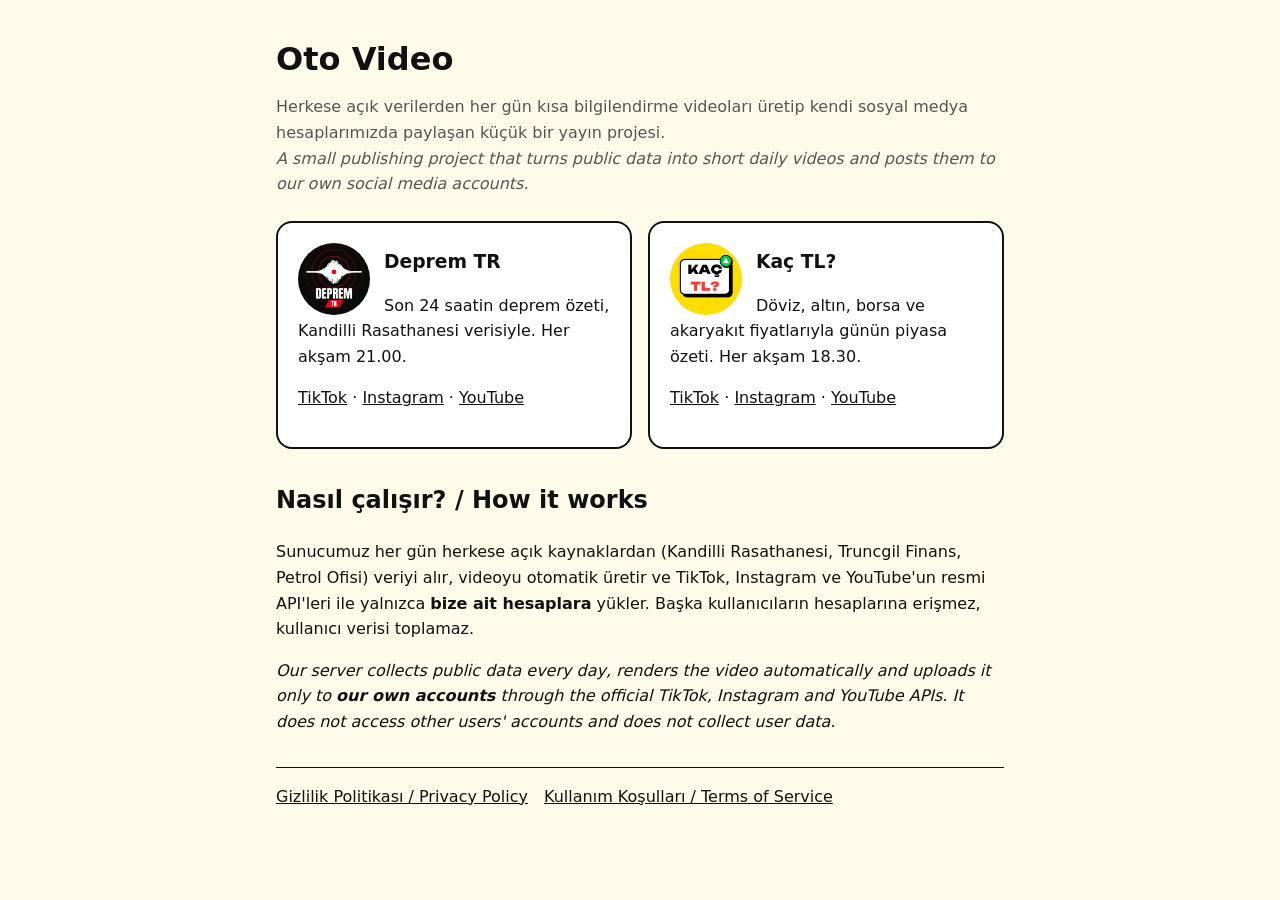
<file: index.html>
<!doctype html>
<html lang="tr">
<head>
<meta charset="utf-8">
<meta name="viewport" content="width=device-width,initial-scale=1">
<title>Oto Video</title>
<meta name="description" content="Deprem TR ve Kaç TL? kanallarının günlük veri videoları.">
<link rel="stylesheet" href="style.css">
</head>
<body><main>
<h1>Oto Video</h1>
<p class="muted">Herkese açık verilerden her gün kısa bilgilendirme videoları üretip kendi sosyal medya hesaplarımızda paylaşan küçük bir yayın projesi.<br>
<i>A small publishing project that turns public data into short daily videos and posts them to our own social media accounts.</i></p>

<div class="cards">
  <div class="card"><img src="deprem.png" alt="Deprem TR logosu">
    <h3>Deprem TR</h3>
    <p>Son 24 saatin deprem özeti, Kandilli Rasathanesi verisiyle. Her akşam 21.00.</p>
    <p><a href="https://www.tiktok.com/@depremtr">TikTok</a> · <a href="https://www.instagram.com/depremtr_">Instagram</a> · <a href="https://www.youtube.com/@deprem-live">YouTube</a></p>
  </div>
  <div class="card"><img src="kactl.png" alt="Kaç TL? logosu">
    <h3>Kaç TL?</h3>
    <p>Döviz, altın, borsa ve akaryakıt fiyatlarıyla günün piyasa özeti. Her akşam 18.30.</p>
    <p><a href="https://www.tiktok.com/@kactl">TikTok</a> · <a href="https://www.instagram.com/kactl_">Instagram</a> · <a href="https://www.youtube.com/@kactl-live">YouTube</a></p>
  </div>
</div>

<h2>Nasıl çalışır? / How it works</h2>
<p>Sunucumuz her gün herkese açık kaynaklardan (Kandilli Rasathanesi, Truncgil Finans, Petrol Ofisi) veriyi alır, videoyu otomatik üretir ve
TikTok, Instagram ve YouTube'un resmi API'leri ile yalnızca <b>bize ait hesaplara</b> yükler. Başka kullanıcıların hesaplarına erişmez, kullanıcı verisi toplamaz.</p>
<p><i>Our server collects public data every day, renders the video automatically and uploads it only to <b>our own accounts</b> through the official
TikTok, Instagram and YouTube APIs. It does not access other users' accounts and does not collect user data.</i></p>

<nav><a href="gizlilik.html">Gizlilik Politikası / Privacy Policy</a><a href="kosullar.html">Kullanım Koşulları / Terms of Service</a></nav>
</main></body>
</html>
</file>
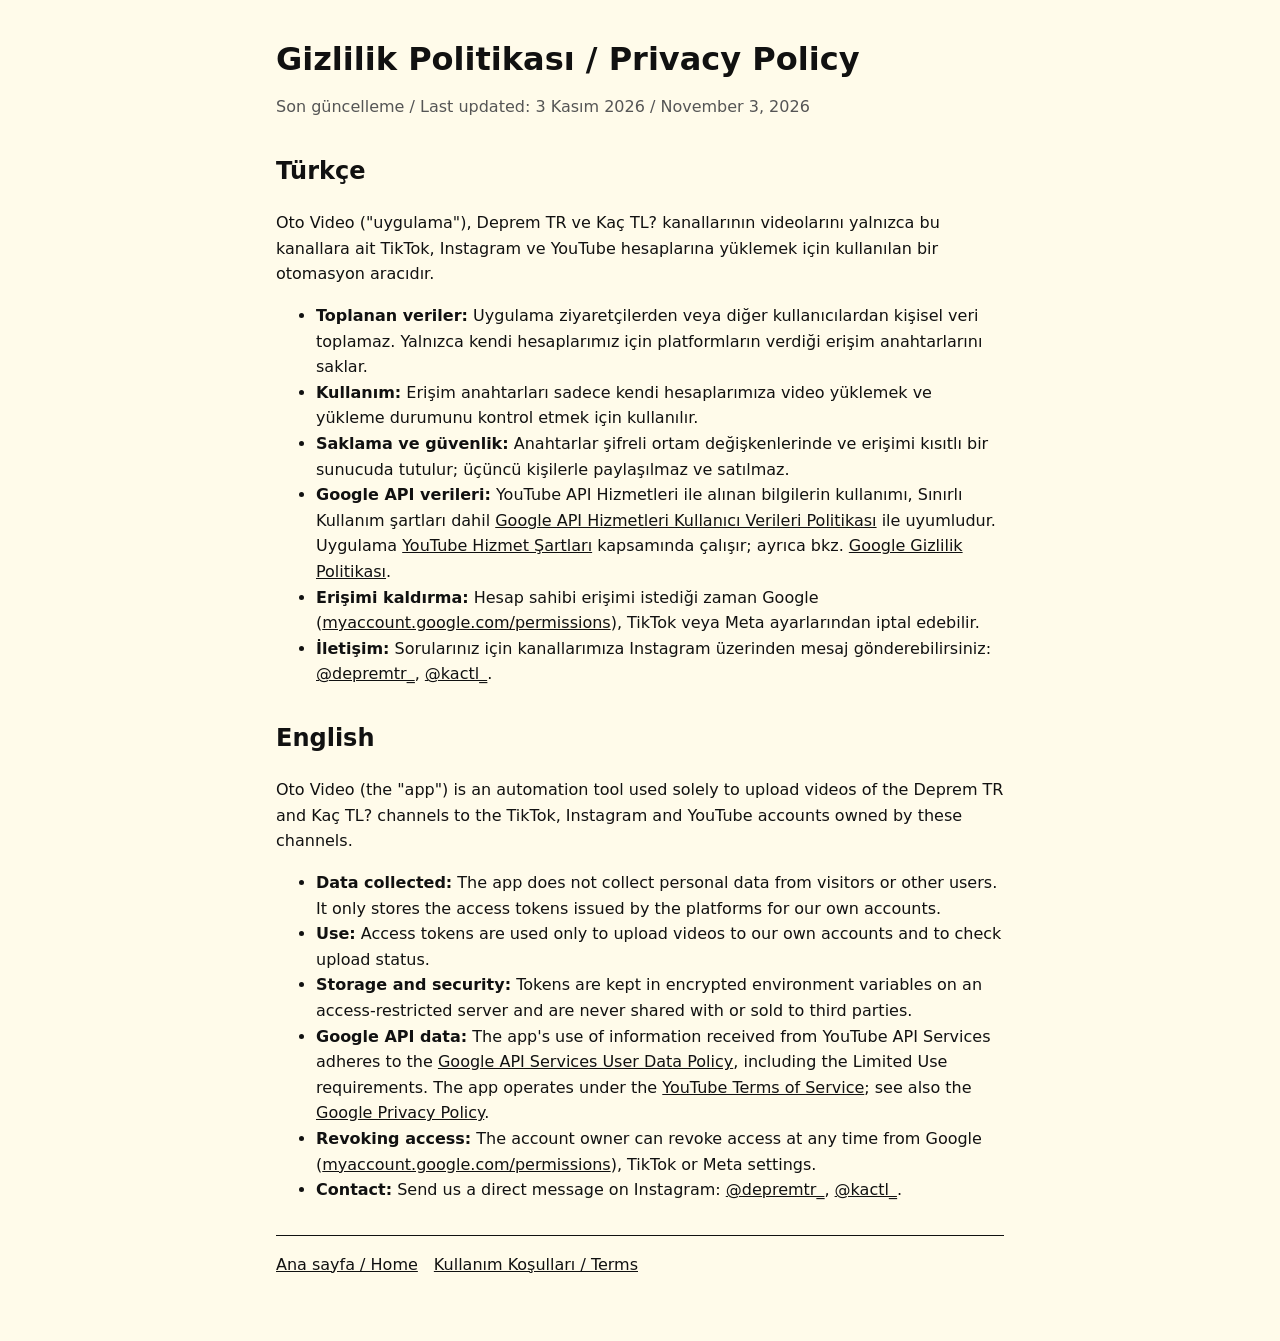
<file: gizlilik.html>
<!doctype html>
<html lang="tr">
<head>
<meta charset="utf-8">
<meta name="viewport" content="width=device-width,initial-scale=1">
<title>Gizlilik Politikası</title>
<link rel="stylesheet" href="style.css">
</head>
<body><main>
<h1>Gizlilik Politikası / Privacy Policy</h1>
<p class="muted">Son güncelleme / Last updated: 3 Kasım 2026 / November 3, 2026</p>

<h2>Türkçe</h2>
<p>Oto Video ("uygulama"), Deprem TR ve Kaç TL? kanallarının videolarını yalnızca bu kanallara ait TikTok, Instagram ve YouTube hesaplarına yüklemek için kullanılan bir otomasyon aracıdır.</p>
<ul>
<li><b>Toplanan veriler:</b> Uygulama ziyaretçilerden veya diğer kullanıcılardan kişisel veri toplamaz. Yalnızca kendi hesaplarımız için platformların verdiği erişim anahtarlarını saklar.</li>
<li><b>Kullanım:</b> Erişim anahtarları sadece kendi hesaplarımıza video yüklemek ve yükleme durumunu kontrol etmek için kullanılır.</li>
<li><b>Saklama ve güvenlik:</b> Anahtarlar şifreli ortam değişkenlerinde ve erişimi kısıtlı bir sunucuda tutulur; üçüncü kişilerle paylaşılmaz ve satılmaz.</li>
<li><b>Google API verileri:</b> YouTube API Hizmetleri ile alınan bilgilerin kullanımı, Sınırlı Kullanım şartları dahil <a href="https://developers.google.com/terms/api-services-user-data-policy">Google API Hizmetleri Kullanıcı Verileri Politikası</a> ile uyumludur. Uygulama <a href="https://www.youtube.com/t/terms">YouTube Hizmet Şartları</a> kapsamında çalışır; ayrıca bkz. <a href="https://policies.google.com/privacy">Google Gizlilik Politikası</a>.</li>
<li><b>Erişimi kaldırma:</b> Hesap sahibi erişimi istediği zaman Google (<a href="https://myaccount.google.com/permissions">myaccount.google.com/permissions</a>), TikTok veya Meta ayarlarından iptal edebilir.</li>
<li><b>İletişim:</b> Sorularınız için kanallarımıza Instagram üzerinden mesaj gönderebilirsiniz: <a href="https://www.instagram.com/depremtr_">@depremtr_</a>, <a href="https://www.instagram.com/kactl_">@kactl_</a>.</li>
</ul>

<h2>English</h2>
<p>Oto Video (the "app") is an automation tool used solely to upload videos of the Deprem TR and Kaç TL? channels to the TikTok, Instagram and YouTube accounts owned by these channels.</p>
<ul>
<li><b>Data collected:</b> The app does not collect personal data from visitors or other users. It only stores the access tokens issued by the platforms for our own accounts.</li>
<li><b>Use:</b> Access tokens are used only to upload videos to our own accounts and to check upload status.</li>
<li><b>Storage and security:</b> Tokens are kept in encrypted environment variables on an access-restricted server and are never shared with or sold to third parties.</li>
<li><b>Google API data:</b> The app's use of information received from YouTube API Services adheres to the <a href="https://developers.google.com/terms/api-services-user-data-policy">Google API Services User Data Policy</a>, including the Limited Use requirements. The app operates under the <a href="https://www.youtube.com/t/terms">YouTube Terms of Service</a>; see also the <a href="https://policies.google.com/privacy">Google Privacy Policy</a>.</li>
<li><b>Revoking access:</b> The account owner can revoke access at any time from Google (<a href="https://myaccount.google.com/permissions">myaccount.google.com/permissions</a>), TikTok or Meta settings.</li>
<li><b>Contact:</b> Send us a direct message on Instagram: <a href="https://www.instagram.com/depremtr_">@depremtr_</a>, <a href="https://www.instagram.com/kactl_">@kactl_</a>.</li>
</ul>

<nav><a href="index.html">Ana sayfa / Home</a><a href="kosullar.html">Kullanım Koşulları / Terms</a></nav>
</main></body>
</html>
</file>
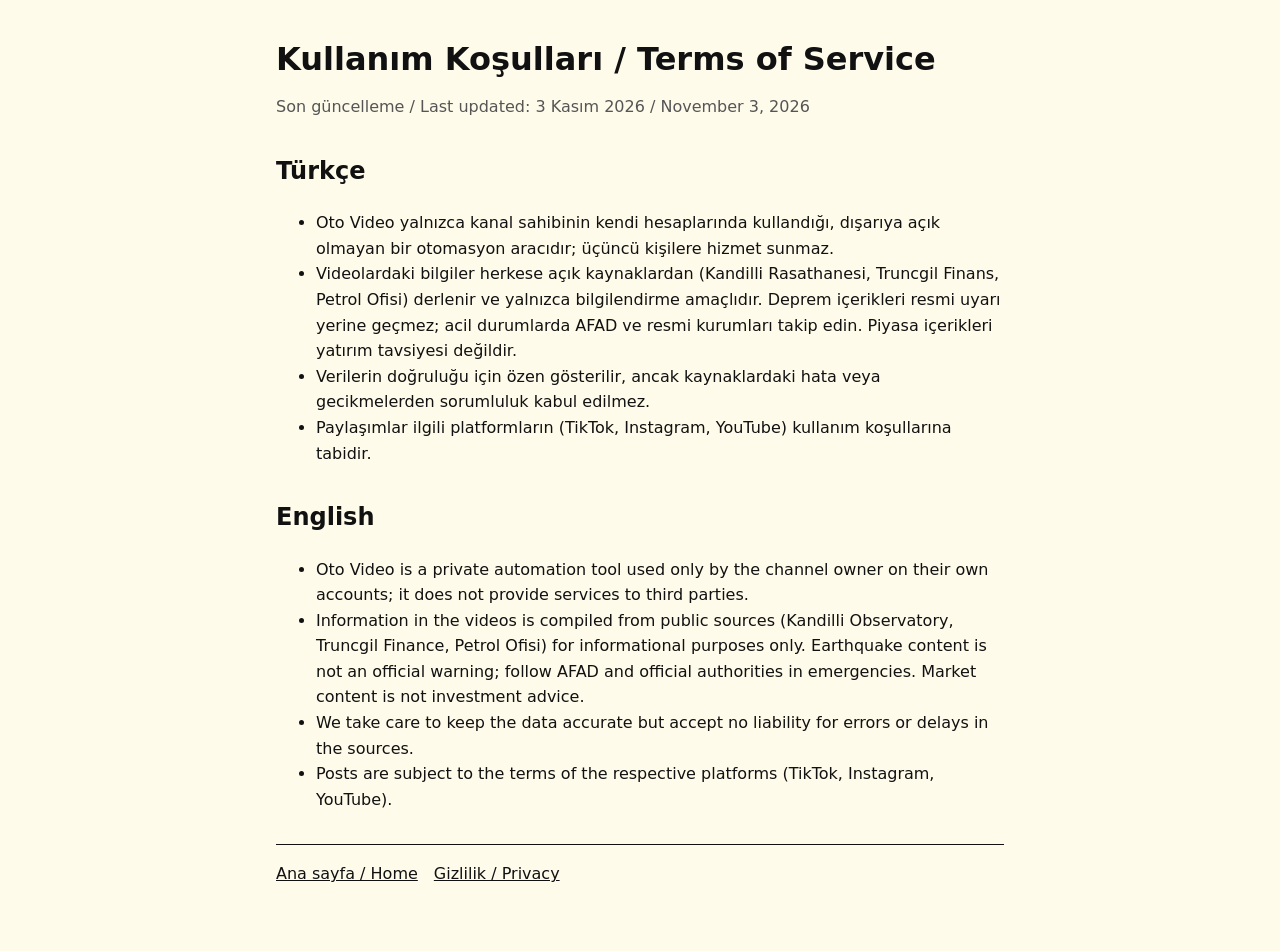
<file: kosullar.html>
<!doctype html>
<html lang="tr">
<head>
<meta charset="utf-8">
<meta name="viewport" content="width=device-width,initial-scale=1">
<title>Kullanım Koşulları</title>
<link rel="stylesheet" href="style.css">
</head>
<body><main>
<h1>Kullanım Koşulları / Terms of Service</h1>
<p class="muted">Son güncelleme / Last updated: 3 Kasım 2026 / November 3, 2026</p>

<h2>Türkçe</h2>
<ul>
<li>Oto Video yalnızca kanal sahibinin kendi hesaplarında kullandığı, dışarıya açık olmayan bir otomasyon aracıdır; üçüncü kişilere hizmet sunmaz.</li>
<li>Videolardaki bilgiler herkese açık kaynaklardan (Kandilli Rasathanesi, Truncgil Finans, Petrol Ofisi) derlenir ve yalnızca bilgilendirme amaçlıdır. Deprem içerikleri resmi uyarı yerine geçmez; acil durumlarda AFAD ve resmi kurumları takip edin. Piyasa içerikleri yatırım tavsiyesi değildir.</li>
<li>Verilerin doğruluğu için özen gösterilir, ancak kaynaklardaki hata veya gecikmelerden sorumluluk kabul edilmez.</li>
<li>Paylaşımlar ilgili platformların (TikTok, Instagram, YouTube) kullanım koşullarına tabidir.</li>
</ul>

<h2>English</h2>
<ul>
<li>Oto Video is a private automation tool used only by the channel owner on their own accounts; it does not provide services to third parties.</li>
<li>Information in the videos is compiled from public sources (Kandilli Observatory, Truncgil Finance, Petrol Ofisi) for informational purposes only. Earthquake content is not an official warning; follow AFAD and official authorities in emergencies. Market content is not investment advice.</li>
<li>We take care to keep the data accurate but accept no liability for errors or delays in the sources.</li>
<li>Posts are subject to the terms of the respective platforms (TikTok, Instagram, YouTube).</li>
</ul>

<nav><a href="index.html">Ana sayfa / Home</a><a href="gizlilik.html">Gizlilik / Privacy</a></nav>
</main></body>
</html>
</file>
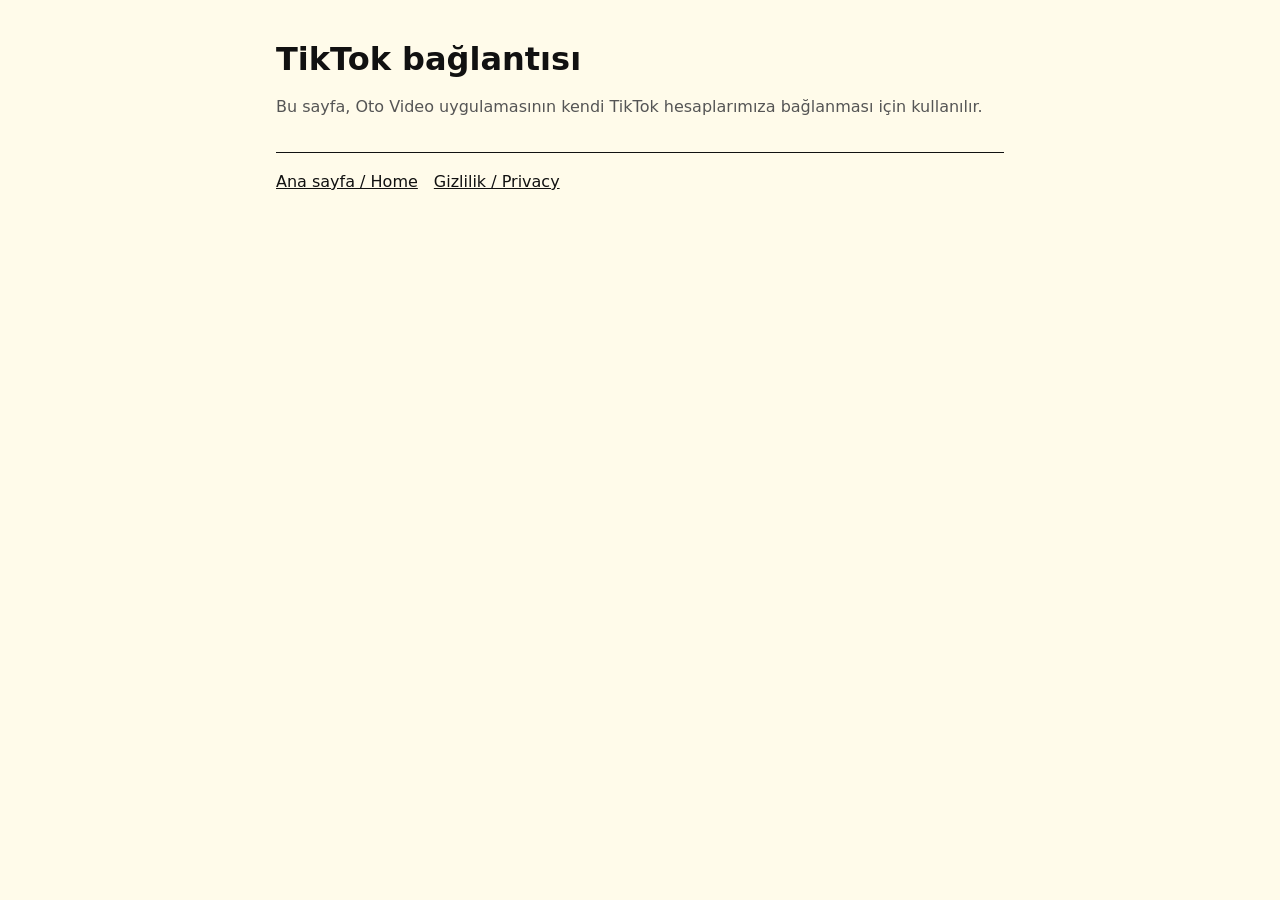
<file: tiktok.html>
<!doctype html>
<html lang="tr">
<head>
<meta charset="utf-8">
<meta name="viewport" content="width=device-width,initial-scale=1">
<title>TikTok Bağlantısı</title>
<meta name="robots" content="noindex">
<link rel="stylesheet" href="style.css">
</head>
<body><main>
<h1>TikTok bağlantısı</h1>
<p id="msg" class="muted">Bu sayfa, Oto Video uygulamasının kendi TikTok hesaplarımıza bağlanması için kullanılır.</p>
<p><button id="copy" hidden style="font:inherit;padding:10px 18px;border:2px solid var(--line);border-radius:12px;background:var(--card);color:var(--fg);cursor:pointer">Adresi kopyala</button></p>
<nav><a href="index.html">Ana sayfa / Home</a><a href="gizlilik.html">Gizlilik / Privacy</a></nav>
</main>
<script>
  const q = new URLSearchParams(location.search);
  const msg = document.getElementById("msg"), btn = document.getElementById("copy");
  if (q.get("code")) {
    msg.textContent = "İzin verildi. Bu sayfanın adresini kopyalayıp bağlama aracına yapıştır (birkaç dakika geçerli).";
    btn.hidden = false;
    btn.onclick = () => navigator.clipboard.writeText(location.href).then(() => (btn.textContent = "Kopyalandı"));
  } else if (q.get("error")) {
    msg.textContent = "İzin verilmedi: " + (q.get("error_description") || q.get("error"));
  }
</script>
</body>
</html>
</file>
<file: style.css>
:root{--bg:#fffbea;--fg:#111;--muted:#555;--card:#fff;--line:#111}
@media (prefers-color-scheme:dark){:root{--bg:#141414;--fg:#f2f2f2;--muted:#aaa;--card:#1e1e1e;--line:#444}}
*{box-sizing:border-box}
body{margin:0;background:var(--bg);color:var(--fg);font:16px/1.6 system-ui,-apple-system,"Segoe UI",Roboto,sans-serif}
main{max-width:760px;margin:0 auto;padding:40px 16px 64px}
h1{font-size:2rem;line-height:1.2;margin:0 0 8px}
h2{margin-top:2rem}
.muted{color:var(--muted)}
.cards{display:grid;grid-template-columns:repeat(auto-fit,minmax(260px,1fr));gap:16px;margin:24px 0}
.card{background:var(--card);border:2px solid var(--line);border-radius:16px;padding:20px}
.card img{width:72px;height:72px;border-radius:50%;float:left;margin-right:14px}
.card h3{margin:4px 0}
a{color:inherit}
nav{display:flex;gap:16px;flex-wrap:wrap;margin-top:32px;padding-top:16px;border-top:1px solid var(--line)}
</file>
